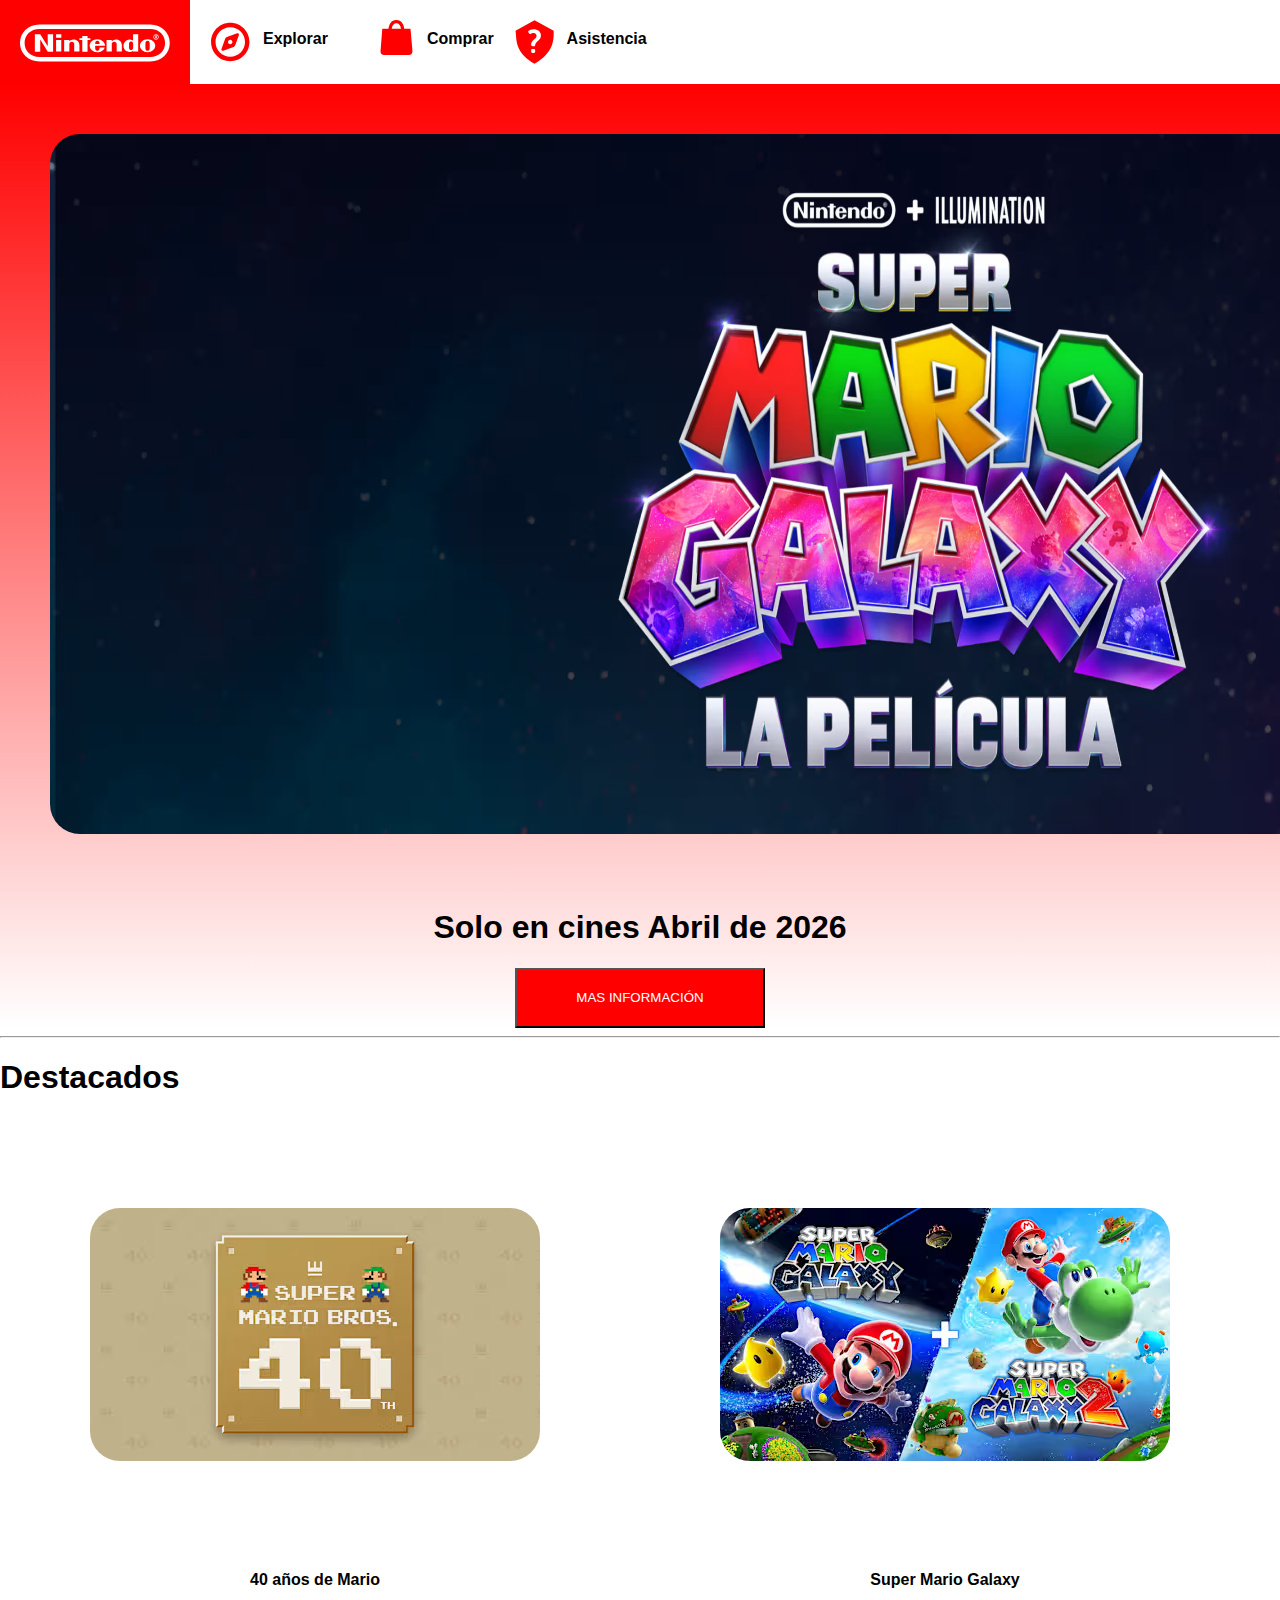
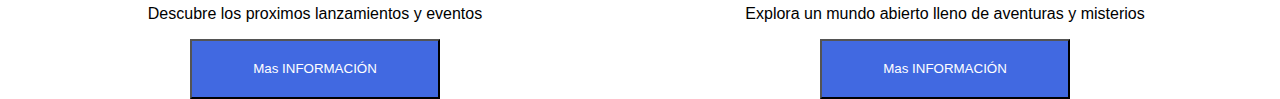
<file: Examen/index.html>
<!DOCTYPE html>
<html lang="en">
<head>
    <meta charset="UTF-8">
    <meta name="viewport" content="width=device-width, initial-scale=1.0">
    <link href="estilos.css" rel="stylesheet" type="text/css" />
    <title>Mario Bros</title>
</head>
<body>
    <main>
        <header>
            <!--LOGO-->
            
            <article class="logo">
                <img src="img/logo.svg" class="logoimg">
            </article>
            <article class="explorar">
                <img src="img/brujula.svg" class="brujulaimg">
                <p class="TextoExplorar"><b>Explorar</b></p>
                
            </article>
            <article class="comprar">
                <img src="img/bolsa.svg" class="logoBolsa">
                <p class="TextoComprar"><b>Comprar</b></p>
                
            </article>
            <article>
                <img src="img/asistencia.svg" class="logoEscudo">
                <p class="TextoAsistencia"><b>Asistencia</b></p>
            </article>
        </header>
        <section class="ContenedorBanner">

            <img src="img/banner_mario.avif" class="ImagenBanner">
            <div class="Centrado1">
                <h1>Solo en cines Abril de 2026</h1>
                <button>MAS INFORMACIÓN</button>
            </div>

        </section>
        <hr>
        <section class="ContenedorDestacados">
            <h1><b>Destacados</b></h1>
            <div class="ContenedorDestacados1">

                <article>
                    <img src="img/01.avif">
                    <p><b>40 años de Mario</b></p>
                    <p>Descubre los proximos lanzamientos y eventos</p>
                    <button>Mas INFORMACIÓN</button>
                </article>
                <article>
                    <img src="img/02.avif" alt="">
                    <p><b>Super Mario Galaxy</b></p>
                    <p>Explora un mundo abierto lleno de aventuras y misterios</p>
                    <button>Mas INFORMACIÓN</button>
                </article>
                <article>
                    <img src="img/03.avif" alt="">
                    <p><b>DOnkey Kong bananas: DK Island</b></p>
                    <p>Preparate para una nueva aventura en la isla de KONG </p>
                    <button>Mas INFORMACIÓN</button>
                </article>


            </div>
        </section>

        

    </main>

</body>
</html>
</file>
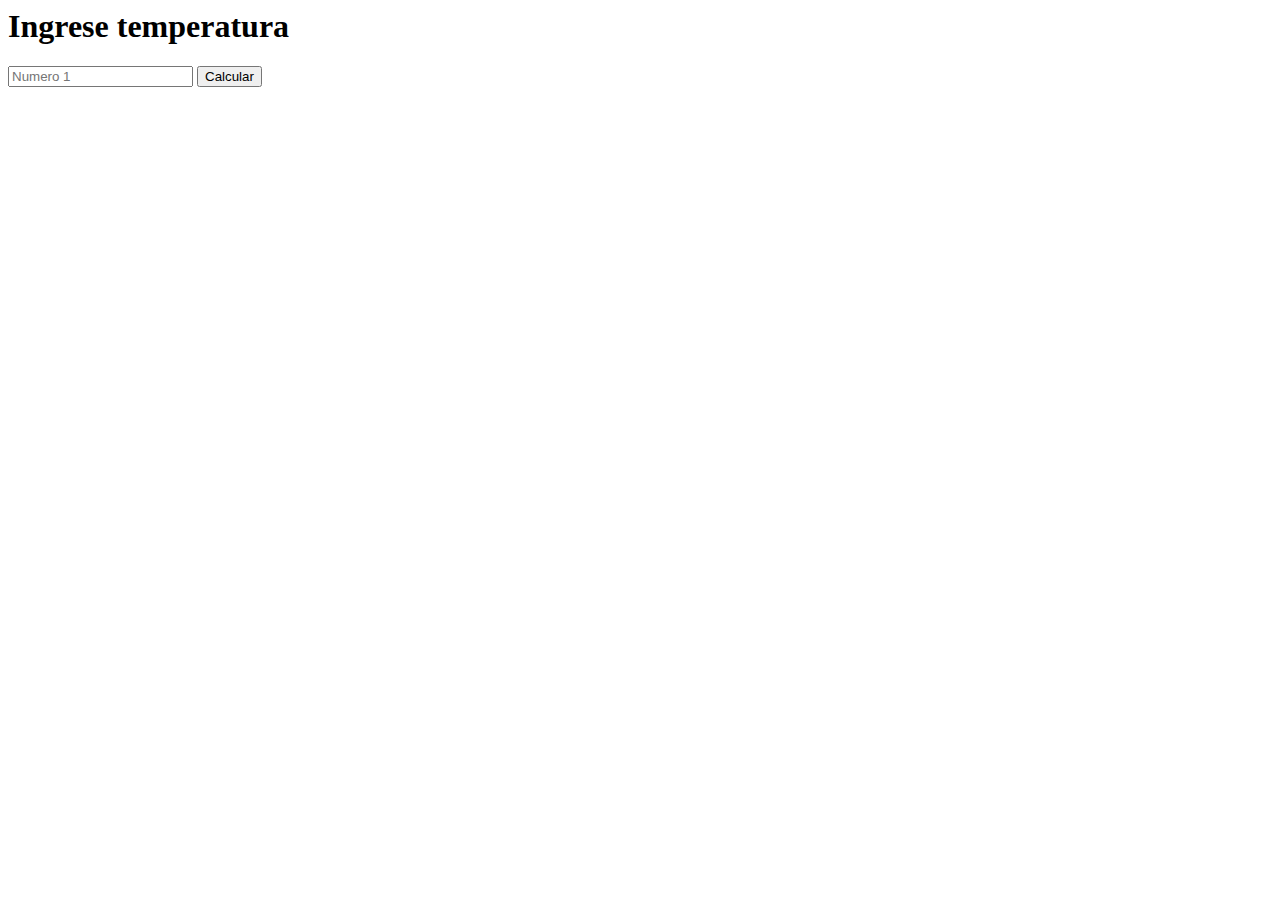
<file: Pregunta2/index.html>
<html>
    <head>
        <script src="script.js" ></script>
    </head>
    <body>
        <h1>Ingrese temperatura</h1>
        <input type="text" id="num1" placeholder="Numero 1" />
        <button id="btnCalcular" onclick="sumar()">Calcular</button>

        </p>
    </body>
</html>
</file>
<file: Examen/estilos.css>
html, body{

    margin: 0;
    padding: 0;
    font-family: Arial, sans-serif;
    background-color: white;
    color: black;

}



header article{

    display: flex;

}
header{

    display: flex;

}

.ContenedorDestacados article{

    text-align: center;
}

/*

cajas

*/

.ContenedorBanner{
    background: linear-gradient(to bottom, red, white);;
}

div{

    text-align: center;

}
section article img{
    margin: 90px;
    width: fit-content;
    border-radius: 30px 50px;
    border-top-right-radius: 30px;
    border-bottom-left-radius: 30px;


}
.ContenedorDestacados1{
    display: flex;

}


.ContenedorBanner button{

    background-color: red;
    color: white;
    height: 60px;
    width: 250px;

}

.ContenedorDestacados1 button{

    
    background-color: royalblue;
    height: 60px;
    width: 250px;
    color: white;

}

/*

TEXTOS

*/


.explorar{

    padding-left: 20px;
    padding-right: 20px;
    padding-bottom: 20px;
}




.comprar{

    padding-left: 20px;
    padding-right: 20px;
    padding-bottom: 20px;

}

.TextoExplorar{

    margin-left: 13px;
    margin-top: 30px;

}

.TextoComprar{

    margin-left: 13px;
    margin-top: 30px;
}

.TextoAsistencia{

    margin-left: 13px;
    margin-top: 30px;
}

/*

IMAGENES

*/

.logo{

    padding-left: 20px;
    padding-right: 20px;
    padding-bottom: 20px;
    background-color: red;


}

.logoBolsa{

    
    margin-top: 11px;
    margin-left: 11px;
    width: 35px;

}
.logoimg{

    margin-top: 22px;
    width: 150px;


}


.brujulaimg{
    margin-top: 20px;
    width: 40px;

}

.logoEscudo{

    width: 40px;
}


.ImagenBanner{

    background-size: contain;
    height: 700px;
    width: 1800px;
    padding: 50px;
    border-radius: 80px 50px;
    border-top-right-radius: 80px;
    border-bottom-left-radius: 80px;

}
</file>
